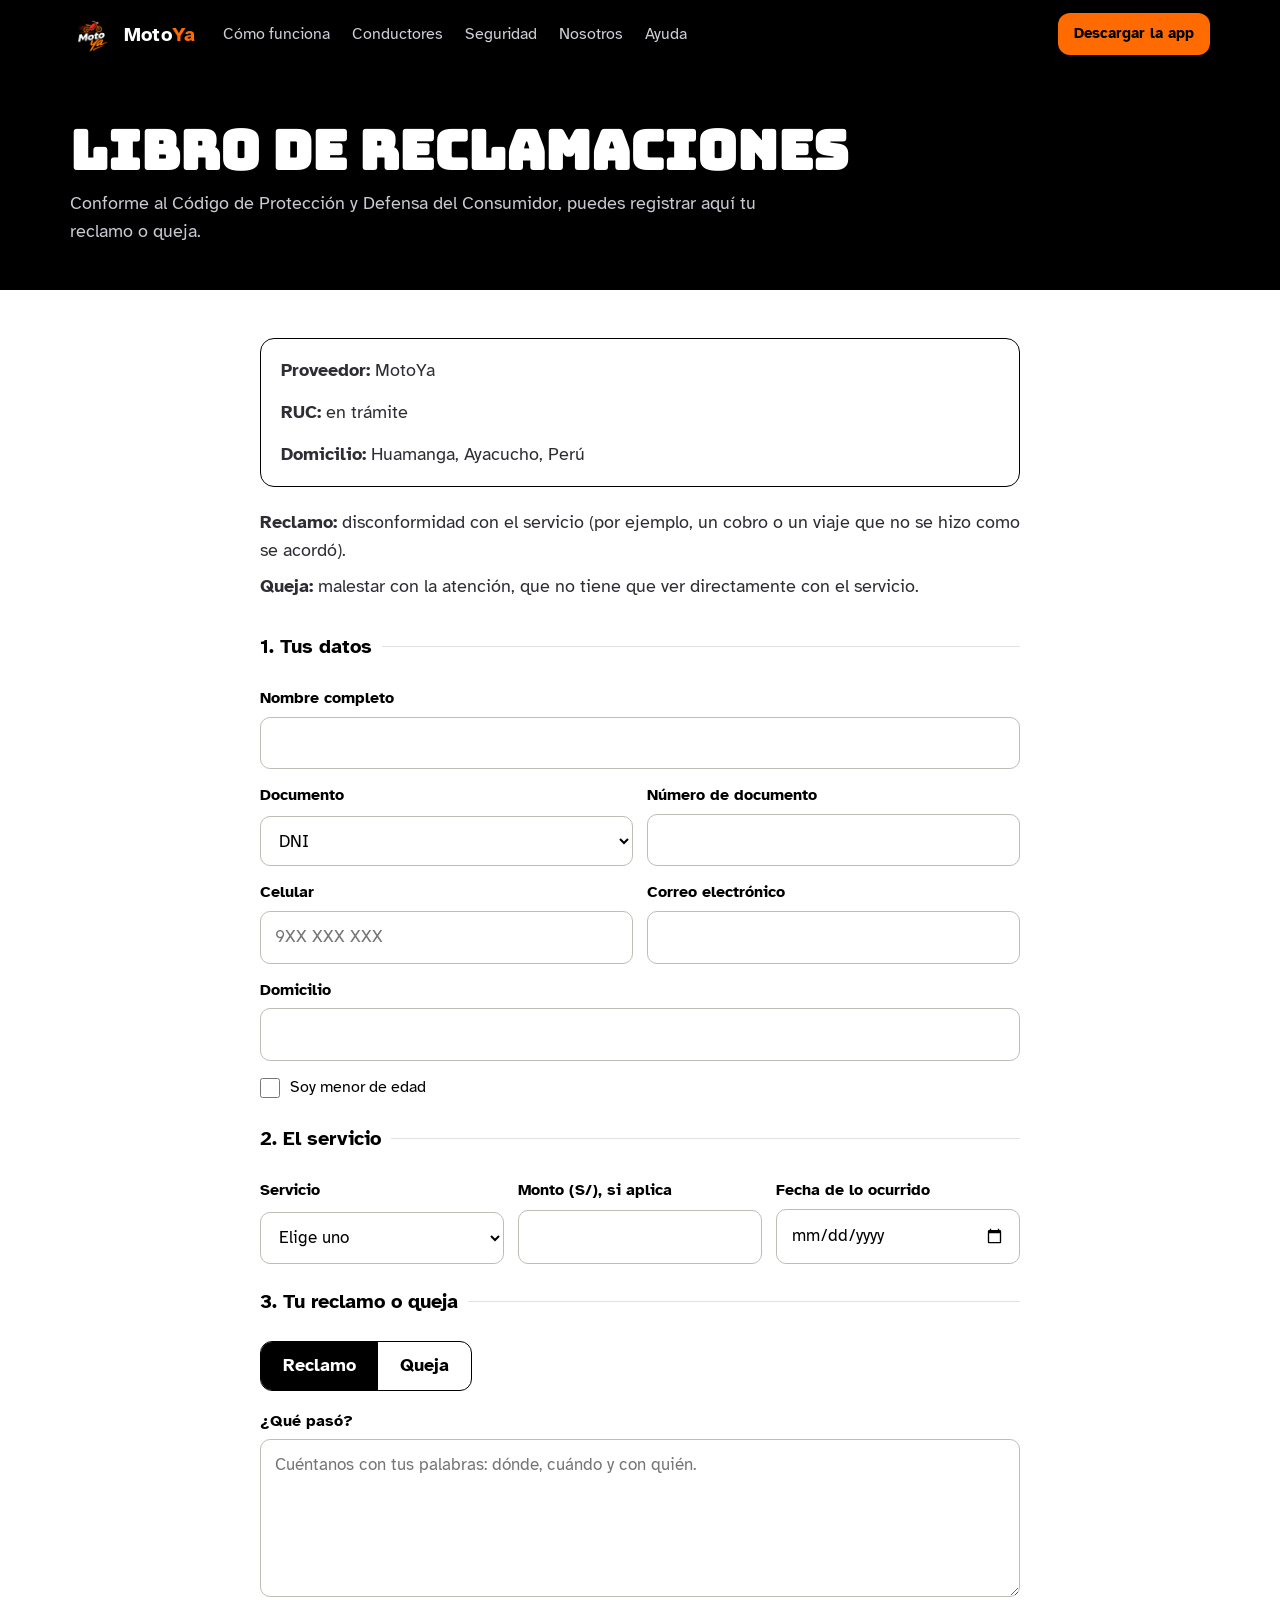
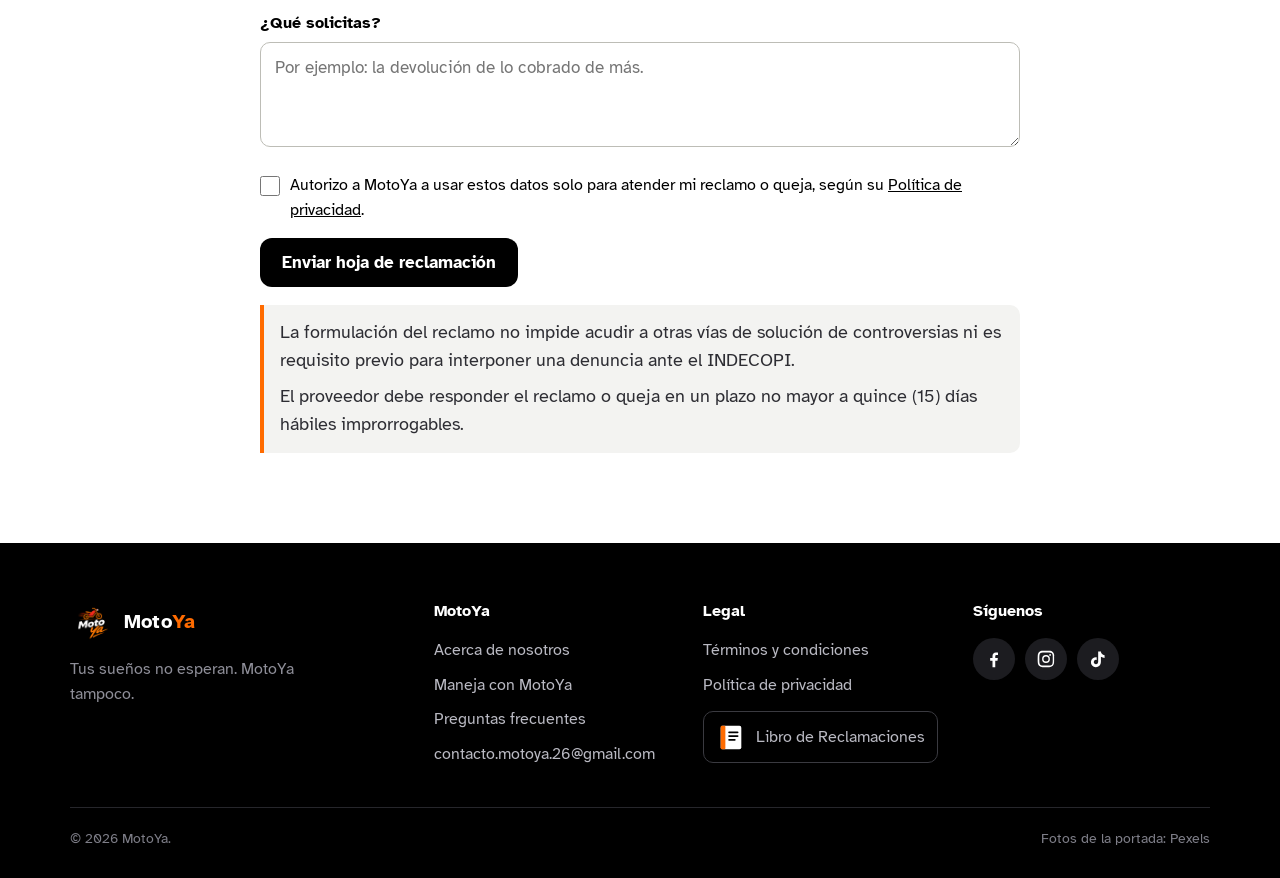
<file: libro-reclamaciones.html>
<!DOCTYPE html>
<html lang="es-PE">
<head>
  <meta charset="UTF-8">
  <meta name="viewport" content="width=device-width, initial-scale=1">
  <title>Libro de Reclamaciones — MotoYa</title>
  <meta name="description" content="Registra tu reclamo o queja sobre el servicio de MotoYa.">
  <meta name="theme-color" content="#000000">
  <meta property="og:title" content="Libro de Reclamaciones — MotoYa">
  <meta property="og:description" content="Registra tu reclamo o queja sobre el servicio de MotoYa.">
  <meta property="og:image" content="img/logo-512.png">
  <link rel="icon" type="image/png" href="img/favicon.png">
  <link rel="apple-touch-icon" href="img/apple-touch-icon.png">
  <link rel="preconnect" href="https://fonts.googleapis.com"><link rel="preconnect" href="https://fonts.gstatic.com" crossorigin><link href="https://fonts.googleapis.com/css2?family=Atkinson+Hyperlegible:wght@400;700&family=Bungee&display=swap" rel="stylesheet">
  <link rel="stylesheet" href="css/site.css">
  <script src="js/config.js"></script>
  <link rel="stylesheet" href="css/libro.css">
</head>
<body>
  <header class="top">
    <div class="wrap">
      <a class="brand" href="index.html" aria-label="MotoYa, inicio">
        <img src="img/logo-96.png" width="44" height="44" alt="">
        <span>Moto<b>Ya</b></span>
      </a>
      <nav aria-label="Principal">
        <a href="index.html#como">Cómo funciona</a>
        <a href="index.html#conductores">Conductores</a>
        <a href="index.html#seguridad">Seguridad</a>
        <a href="nosotros.html">Nosotros</a>
        <a href="index.html#ayuda">Ayuda</a>
      </nav>
      <a class="btn js-apk" href="https://github.com/motoyaapp/motoyaapp.github.io/releases/latest/download/MotoYa.apk">Descargar la app</a>
    </div>
  </header>
  <main>
    <section class="page-head"><div class="wrap"><h1>Libro de Reclamaciones</h1><p>Conforme al Código de Protección y Defensa del Consumidor, puedes registrar aquí tu reclamo o queja.</p></div></section>
    <section class="prose libro-page"><div class="wrap">
      <div class="provider">
        <p><b>Proveedor:</b> <span class="js-razon">MotoYa</span></p>
        <p><b>RUC:</b> <span class="js-ruc">en trámite</span></p>
        <p><b>Domicilio:</b> <span class="js-dir">Perú</span></p>
      </div>

      <div class="kinds">
        <p><b>Reclamo:</b> disconformidad con el servicio (por ejemplo, un cobro o un viaje que no se hizo como se acordó).</p>
        <p><b>Queja:</b> malestar con la atención, que no tiene que ver directamente con el servicio.</p>
      </div>

      <form id="libro" novalidate>
        <fieldset>
          <legend>1. Tus datos</legend>
          <div class="row">
            <label class="f wide">Nombre completo<input name="fullName" required minlength="3" maxlength="120" autocomplete="name"></label>
          </div>
          <div class="row">
            <label class="f">Documento
              <select name="docType"><option value="DNI">DNI</option><option value="CE">Carné de extranjería</option><option value="PASAPORTE">Pasaporte</option></select>
            </label>
            <label class="f">Número de documento<input name="docNumber" required minlength="6" maxlength="20" inputmode="numeric"></label>
          </div>
          <div class="row">
            <label class="f">Celular<input name="phone" type="tel" required maxlength="20" autocomplete="tel" placeholder="9XX XXX XXX"></label>
            <label class="f">Correo electrónico<input name="email" type="email" required maxlength="120" autocomplete="email"></label>
          </div>
          <div class="row">
            <label class="f wide">Domicilio<input name="address" required minlength="5" maxlength="200" autocomplete="street-address"></label>
          </div>
          <label class="check"><input type="checkbox" name="isMinor" value="true"><span>Soy menor de edad</span></label>
          <div class="row guardian" hidden>
            <label class="f wide">Nombre de tu padre, madre o apoderado<input name="guardianName" maxlength="120"></label>
          </div>
        </fieldset>

        <fieldset>
          <legend>2. El servicio</legend>
          <div class="row">
            <label class="f">Servicio
              <select name="service" required>
                <option value="">Elige uno</option>
                <option>Viaje en mototaxi</option>
                <option>Viaje en moto lineal</option>
                <option>Comisión de conductor</option>
                <option>Uso de la aplicación</option>
                <option>Otro</option>
              </select>
            </label>
            <label class="f">Monto (S/), si aplica<input name="amount" type="number" min="0" step="0.10" inputmode="decimal"></label>
            <label class="f">Fecha de lo ocurrido<input name="incidentDate" type="date"></label>
          </div>
        </fieldset>

        <fieldset>
          <legend>3. Tu reclamo o queja</legend>
          <div class="seg" role="radiogroup" aria-label="Tipo">
            <label><input type="radio" name="kind" value="RECLAMO" checked> Reclamo</label>
            <label><input type="radio" name="kind" value="QUEJA"> Queja</label>
          </div>
          <label class="f wide">¿Qué pasó?<textarea name="detail" required minlength="10" maxlength="2000" rows="5" placeholder="Cuéntanos con tus palabras: dónde, cuándo y con quién."></textarea></label>
          <label class="f wide">¿Qué solicitas?<textarea name="request" required minlength="3" maxlength="1000" rows="3" placeholder="Por ejemplo: la devolución de lo cobrado de más."></textarea></label>
        </fieldset>

        <label class="check"><input type="checkbox" name="accept" value="true" required><span>Autorizo a MotoYa a usar estos datos solo para atender mi reclamo o queja, según su <a href="privacidad.html" target="_blank">Política de privacidad</a>.</span></label>

        <p class="form-error" role="alert" hidden></p>
        <button class="btn dark" type="submit">Enviar hoja de reclamación</button>
      </form>

      <div id="hecho" class="done" hidden tabindex="-1">
        <h2>Registramos tu hoja</h2>
        <p class="code"></p>
        <dl></dl>
        <p>Guarda este número. Te responderemos por correo o por teléfono a más tardar el <b class="due"></b>.</p>
        <button class="btn" type="button" onclick="window.print()">Imprimir o guardar en PDF</button>
      </div>

      <div class="note">
        <p>La formulación del reclamo no impide acudir a otras vías de solución de controversias ni es requisito previo para interponer una denuncia ante el INDECOPI.</p>
        <p>El proveedor debe responder el reclamo o queja en un plazo no mayor a quince (15) días hábiles improrrogables.</p>
      </div>
    </div></section>
  </main>
  <footer class="foot">
    <div class="wrap">
      <div class="foot-grid">
        <div>
          <a class="brand" href="index.html"><img src="img/logo-96.png" width="44" height="44" alt=""><span>Moto<b>Ya</b></span></a>
          <p class="tag">Tus sueños no esperan. MotoYa tampoco.</p>
        </div>
        <div>
          <h3>MotoYa</h3>
          <ul>
            <li><a href="nosotros.html">Acerca de nosotros</a></li>
            <li><a href="index.html#conductores">Maneja con MotoYa</a></li>
            <li><a href="index.html#ayuda">Preguntas frecuentes</a></li>
            <li><a class="js-whatsapp" href="#">WhatsApp</a></li>
            <li><a class="js-email" href="#">Correo</a></li>
          </ul>
        </div>
        <div>
          <h3>Legal</h3>
          <ul>
            <li><a href="terminos.html">Términos y condiciones</a></li>
            <li><a href="privacidad.html">Política de privacidad</a></li>
            <li><a class="libro" href="libro-reclamaciones.html"><svg viewBox="0 0 32 32" aria-hidden="true"><rect x="5" y="4" width="22" height="25" rx="2" fill="#fff"/><rect x="5" y="4" width="5" height="25" rx="1" fill="#FF6B00"/><path d="M14 11h9M14 15h9M14 19h6" stroke="#000" stroke-width="2" stroke-linecap="round"/></svg><span>Libro de Reclamaciones</span></a></li>
          </ul>
        </div>
        <div>
          <h3>Síguenos</h3>
          <div class="social js-social"></div>
        </div>
      </div>
      <div class="foot-bottom">
        <span>© <span class="js-year">2026</span> MotoYa. <span class="js-empresa"></span></span>
        <span>Fotos de la portada: Pexels</span>
      </div>
    </div>
  </footer>
  <script src="js/site.js"></script>
  <script>
    (function () {
      var cfg = window.MOTOYA || {}, e = cfg.EMPRESA || {};
      if (e.razonSocial) document.querySelector(".js-razon").textContent = e.razonSocial;
      if (e.ruc) document.querySelector(".js-ruc").textContent = e.ruc;
      if (e.direccion) document.querySelector(".js-dir").textContent = e.direccion;

      var form = document.getElementById("libro");
      var err = form.querySelector(".form-error");
      var btn = form.querySelector("button[type=submit]");
      var minor = form.elements.isMinor, guardian = form.querySelector(".guardian");
      minor.addEventListener("change", function () { guardian.hidden = !minor.checked; form.elements.guardianName.required = minor.checked; });

      function fail(msg, field) {
        err.textContent = msg; err.hidden = false;
        if (field) field.focus(); else err.scrollIntoView({ block: "center" });
      }
      var fmt = function (d) { return new Date(d).toLocaleDateString("es-PE", { timeZone: "America/Lima", day: "numeric", month: "long", year: "numeric" }); };

      form.addEventListener("submit", function (ev) {
        ev.preventDefault(); err.hidden = true;
        var bad = [].slice.call(form.elements).find(function (el) { return el.willValidate && !el.checkValidity(); });
        if (bad) {
          var name = bad.closest("label") ? bad.closest("label").firstChild.textContent.trim() : "";
          return fail(bad.name === "accept" ? "Marca la autorización para poder registrar tu hoja." : "Revisa el campo “" + name + "”.", bad);
        }
        var data = {};
        new FormData(form).forEach(function (v, k) { data[k] = typeof v === "string" ? v.trim() : v; });
        data.isMinor = minor.checked ? "true" : "false";
        data.accept = form.elements.accept.checked ? "true" : "false";

        btn.disabled = true; btn.textContent = "Enviando…";
        var slow = setTimeout(function () { btn.textContent = "Enviando… (puede tardar unos segundos)"; }, 4000);
        fetch((cfg.API_URL || "") + "/api/public/complaints", {
          method: "POST", headers: { "Content-Type": "application/json" }, body: JSON.stringify(data),
        }).then(function (r) { return r.json().then(function (j) { return { ok: r.ok, j: j }; }); })
          .then(function (res) {
            if (!res.ok) {
              var m = (res.j.errors && res.j.errors[0] && res.j.errors[0].msg) || res.j.message || "No pudimos registrar tu hoja.";
              var f = res.j.errors && res.j.errors[0] && form.elements[res.j.errors[0].path];
              return fail(m, f && f.focus ? f : null);
            }
            var c = res.j.complaint, done = document.getElementById("hecho");
            done.querySelector(".code").textContent = "Hoja N.° " + c.code;
            done.querySelector(".due").textContent = fmt(c.dueDate);
            var rows = [["Fecha", fmt(c.createdAt)], ["Tipo", c.kind === "QUEJA" ? "Queja" : "Reclamo"], ["Nombre", c.fullName],
              ["Documento", c.docType + " " + c.docNumber], ["Servicio", c.service], ["Detalle", c.detail], ["Pedido", c.request]];
            var dl = done.querySelector("dl"); dl.innerHTML = "";
            rows.forEach(function (r) { var dt = document.createElement("dt"), dd = document.createElement("dd"); dt.textContent = r[0]; dd.textContent = r[1]; dl.appendChild(dt); dl.appendChild(dd); });
            form.hidden = true; done.hidden = false; done.focus();
          })
          .catch(function () { fail("No hay conexión con el servidor. Revisa tu internet e inténtalo otra vez."); })
          .finally(function () { clearTimeout(slow); btn.disabled = false; btn.textContent = "Enviar hoja de reclamación"; });
      });
    })();
  </script>
</body>
</html>
</file>
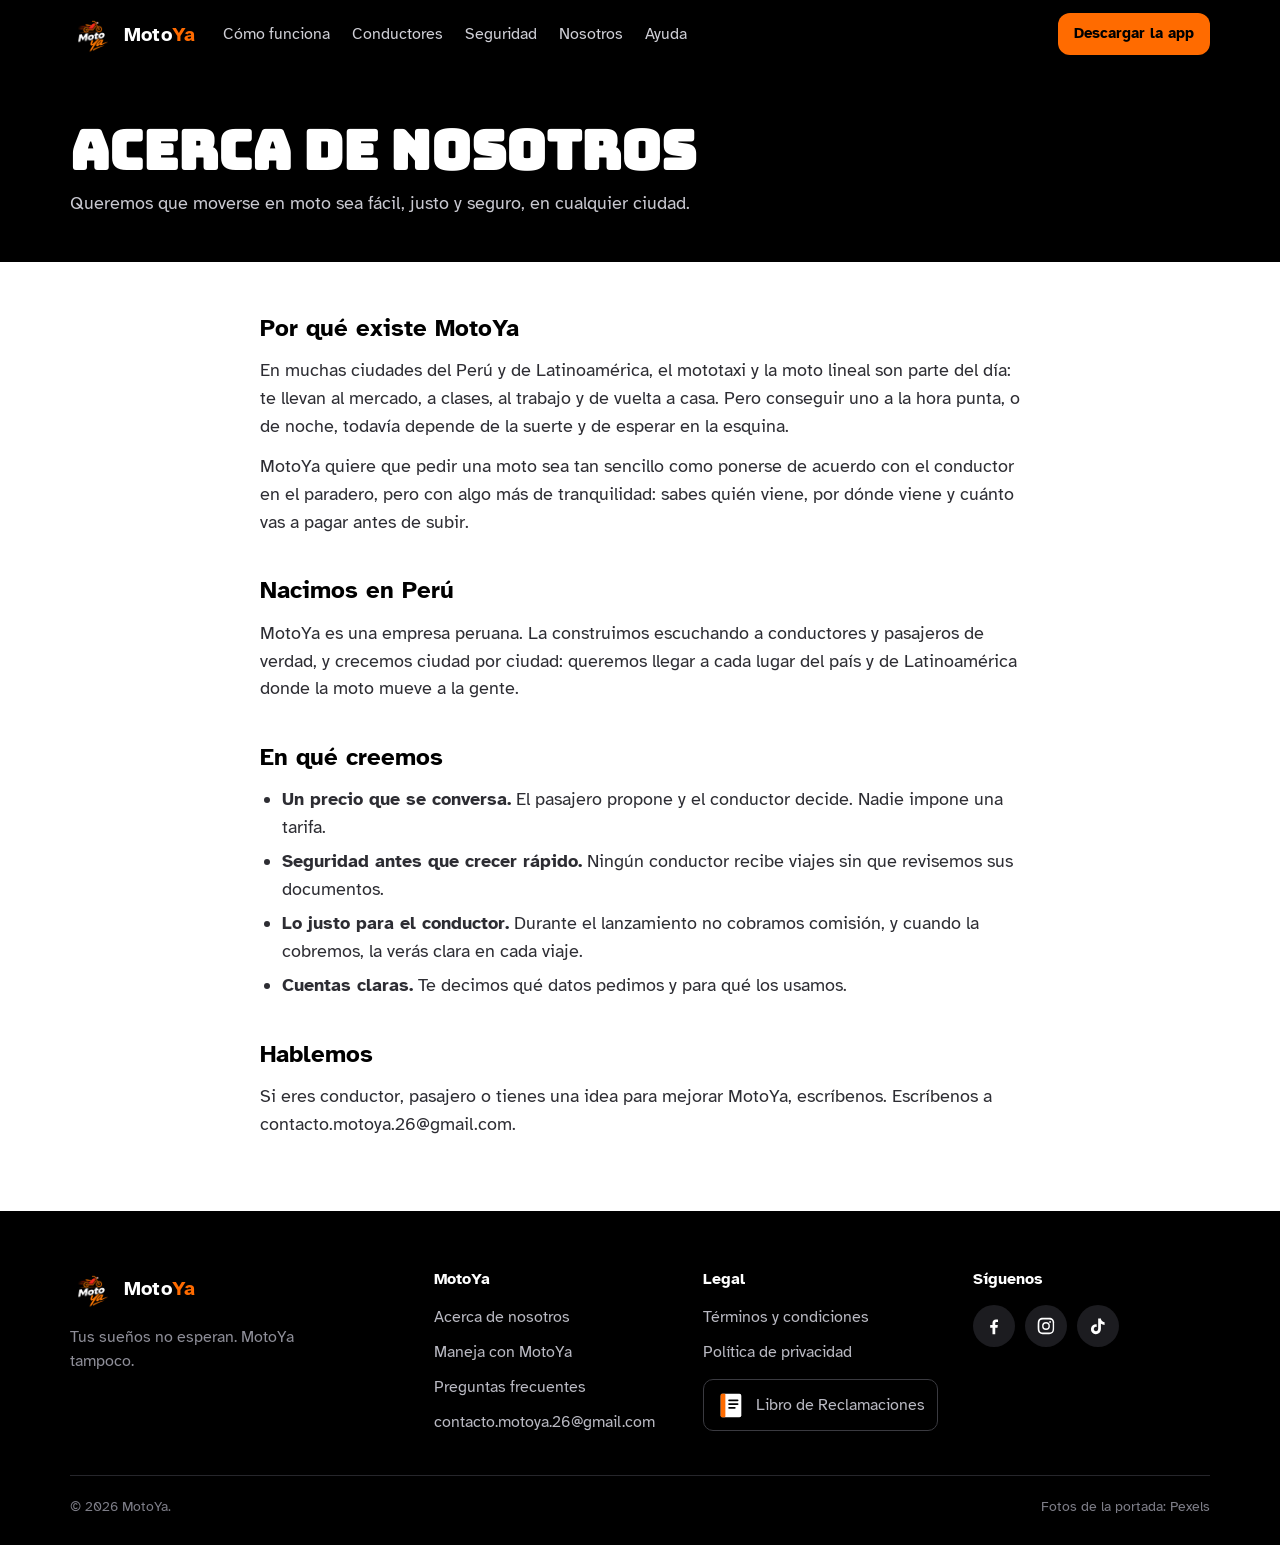
<file: nosotros.html>
<!DOCTYPE html>
<html lang="es-PE">
<head>
  <meta charset="UTF-8">
  <meta name="viewport" content="width=device-width, initial-scale=1">
  <title>Acerca de MotoYa</title>
  <meta name="description" content="MotoYa es una empresa peruana que hace que pedir un mototaxi o una moto lineal sea fácil, justo y seguro.">
  <meta name="theme-color" content="#000000">
  <meta property="og:title" content="Acerca de MotoYa">
  <meta property="og:description" content="MotoYa es una empresa peruana que hace que pedir un mototaxi o una moto lineal sea fácil, justo y seguro.">
  <meta property="og:image" content="img/logo-512.png">
  <link rel="icon" type="image/png" href="img/favicon.png">
  <link rel="apple-touch-icon" href="img/apple-touch-icon.png">
  <link rel="preconnect" href="https://fonts.googleapis.com"><link rel="preconnect" href="https://fonts.gstatic.com" crossorigin><link href="https://fonts.googleapis.com/css2?family=Atkinson+Hyperlegible:wght@400;700&family=Bungee&display=swap" rel="stylesheet">
  <link rel="stylesheet" href="css/site.css">
  <script src="js/config.js"></script>
</head>
<body>
  <header class="top">
    <div class="wrap">
      <a class="brand" href="index.html" aria-label="MotoYa, inicio">
        <img src="img/logo-96.png" width="44" height="44" alt="">
        <span>Moto<b>Ya</b></span>
      </a>
      <nav aria-label="Principal">
        <a href="index.html#como">Cómo funciona</a>
        <a href="index.html#conductores">Conductores</a>
        <a href="index.html#seguridad">Seguridad</a>
        <a href="nosotros.html" aria-current="page">Nosotros</a>
        <a href="index.html#ayuda">Ayuda</a>
      </nav>
      <a class="btn js-apk" href="https://github.com/motoyaapp/motoyaapp.github.io/releases/latest/download/MotoYa.apk">Descargar la app</a>
    </div>
  </header>
  <main>
    <section class="page-head"><div class="wrap"><h1>Acerca de nosotros</h1><p>Queremos que moverse en moto sea fácil, justo y seguro, en cualquier ciudad.</p></div></section>
    <section class="prose"><div class="wrap">
      <h2>Por qué existe MotoYa</h2>
      <p>En muchas ciudades del Perú y de Latinoamérica, el mototaxi y la moto lineal son parte del día: te llevan al mercado, a clases, al trabajo y de vuelta a casa. Pero conseguir uno a la hora punta, o de noche, todavía depende de la suerte y de esperar en la esquina.</p>
      <p>MotoYa quiere que pedir una moto sea tan sencillo como ponerse de acuerdo con el conductor en el paradero, pero con algo más de tranquilidad: sabes quién viene, por dónde viene y cuánto vas a pagar antes de subir.</p>

      <h2>Nacimos en Perú</h2>
      <p>MotoYa es una empresa peruana. La construimos escuchando a conductores y pasajeros de verdad, y crecemos ciudad por ciudad: queremos llegar a cada lugar del país y de Latinoamérica donde la moto mueve a la gente.</p>

      <h2>En qué creemos</h2>
      <ul>
        <li><b>Un precio que se conversa.</b> El pasajero propone y el conductor decide. Nadie impone una tarifa.</li>
        <li><b>Seguridad antes que crecer rápido.</b> Ningún conductor recibe viajes sin que revisemos sus documentos.</li>
        <li><b>Lo justo para el conductor.</b> Durante el lanzamiento no cobramos comisión, y cuando la cobremos, la verás clara en cada viaje.</li>
        <li><b>Cuentas claras.</b> Te decimos qué datos pedimos y para qué los usamos.</li>
      </ul>

      <h2>Hablemos</h2>
      <p>Si eres conductor, pasajero o tienes una idea para mejorar MotoYa, escríbenos. <span class="js-contacto">Muy pronto publicaremos aquí nuestros canales oficiales.</span></p>
    </div></section>
  </main>
  <footer class="foot">
    <div class="wrap">
      <div class="foot-grid">
        <div>
          <a class="brand" href="index.html"><img src="img/logo-96.png" width="44" height="44" alt=""><span>Moto<b>Ya</b></span></a>
          <p class="tag">Tus sueños no esperan. MotoYa tampoco.</p>
        </div>
        <div>
          <h3>MotoYa</h3>
          <ul>
            <li><a href="nosotros.html">Acerca de nosotros</a></li>
            <li><a href="index.html#conductores">Maneja con MotoYa</a></li>
            <li><a href="index.html#ayuda">Preguntas frecuentes</a></li>
            <li><a class="js-whatsapp" href="#">WhatsApp</a></li>
            <li><a class="js-email" href="#">Correo</a></li>
          </ul>
        </div>
        <div>
          <h3>Legal</h3>
          <ul>
            <li><a href="terminos.html">Términos y condiciones</a></li>
            <li><a href="privacidad.html">Política de privacidad</a></li>
            <li><a class="libro" href="libro-reclamaciones.html"><svg viewBox="0 0 32 32" aria-hidden="true"><rect x="5" y="4" width="22" height="25" rx="2" fill="#fff"/><rect x="5" y="4" width="5" height="25" rx="1" fill="#FF6B00"/><path d="M14 11h9M14 15h9M14 19h6" stroke="#000" stroke-width="2" stroke-linecap="round"/></svg><span>Libro de Reclamaciones</span></a></li>
          </ul>
        </div>
        <div>
          <h3>Síguenos</h3>
          <div class="social js-social"></div>
        </div>
      </div>
      <div class="foot-bottom">
        <span>© <span class="js-year">2026</span> MotoYa. <span class="js-empresa"></span></span>
        <span>Fotos de la portada: Pexels</span>
      </div>
    </div>
  </footer>
  <script src="js/site.js"></script>
  <script>
    (function () {
      var cfg = window.MOTOYA || {}, e = cfg.EMPRESA || {}, parts = [];
      if (cfg.WHATSAPP) parts.push("WhatsApp +" + cfg.WHATSAPP.replace(/\D/g, ""));
      if (cfg.EMAIL) parts.push(cfg.EMAIL);
      document.querySelectorAll(".js-contacto").forEach(function (el) { if (parts.length) el.textContent = "Escríbenos a " + parts.join(" o ") + "."; });
      document.querySelectorAll(".js-contacto-inline").forEach(function (el) { el.textContent = parts.length ? "(" + parts.join(" o ") + ")" : ""; });
      document.querySelectorAll(".js-dir-inline").forEach(function (el) { if (e.direccion) el.textContent = e.direccion; });
      document.querySelectorAll(".js-empresa-inline").forEach(function (el) {
        var t = [e.razonSocial, e.ruc ? "RUC " + e.ruc : ""].filter(Boolean).join(", ");
        el.textContent = t ? " (" + t + ")" : "";
      });
    })();
  </script>
</body>
</html>
</file>
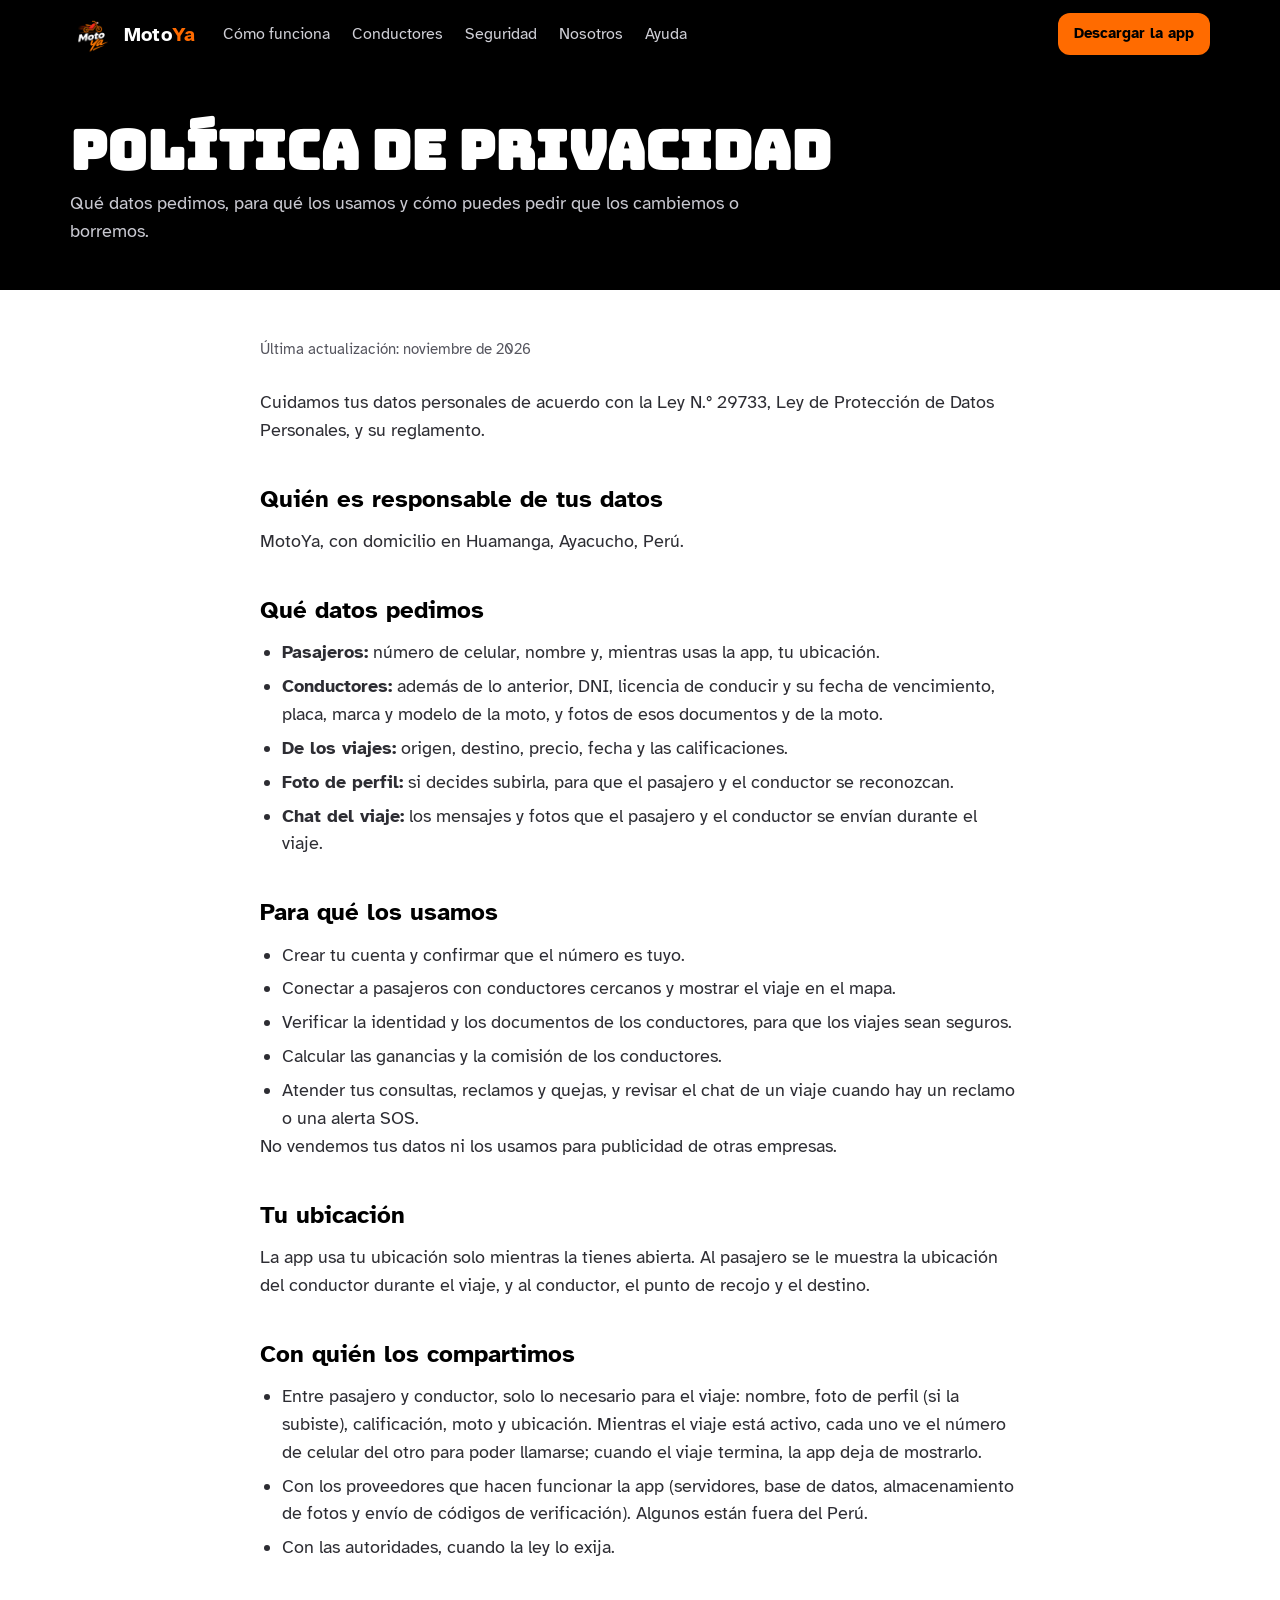
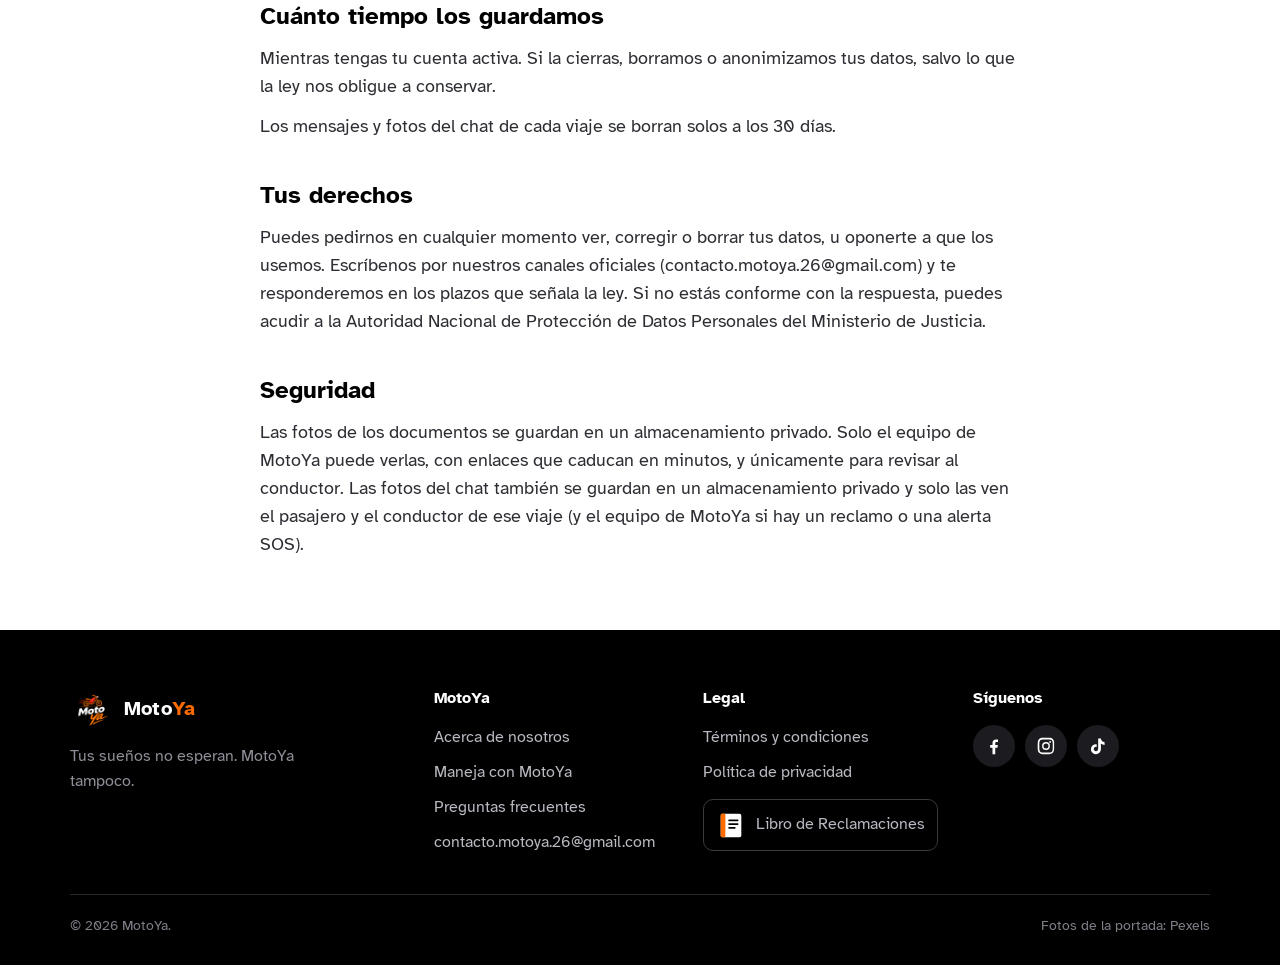
<file: privacidad.html>
<!DOCTYPE html>
<html lang="es-PE">
<head>
  <meta charset="UTF-8">
  <meta name="viewport" content="width=device-width, initial-scale=1">
  <title>Política de privacidad — MotoYa</title>
  <meta name="description" content="Qué datos pide MotoYa, para qué los usa y cómo ejercer tus derechos.">
  <meta name="theme-color" content="#000000">
  <meta property="og:title" content="Política de privacidad — MotoYa">
  <meta property="og:description" content="Qué datos pide MotoYa, para qué los usa y cómo ejercer tus derechos.">
  <meta property="og:image" content="img/logo-512.png">
  <link rel="icon" type="image/png" href="img/favicon.png">
  <link rel="apple-touch-icon" href="img/apple-touch-icon.png">
  <link rel="preconnect" href="https://fonts.googleapis.com"><link rel="preconnect" href="https://fonts.gstatic.com" crossorigin><link href="https://fonts.googleapis.com/css2?family=Atkinson+Hyperlegible:wght@400;700&family=Bungee&display=swap" rel="stylesheet">
  <link rel="stylesheet" href="css/site.css">
  <script src="js/config.js"></script>
</head>
<body>
  <header class="top">
    <div class="wrap">
      <a class="brand" href="index.html" aria-label="MotoYa, inicio">
        <img src="img/logo-96.png" width="44" height="44" alt="">
        <span>Moto<b>Ya</b></span>
      </a>
      <nav aria-label="Principal">
        <a href="index.html#como">Cómo funciona</a>
        <a href="index.html#conductores">Conductores</a>
        <a href="index.html#seguridad">Seguridad</a>
        <a href="nosotros.html">Nosotros</a>
        <a href="index.html#ayuda">Ayuda</a>
      </nav>
      <a class="btn js-apk" href="https://github.com/motoyaapp/motoyaapp.github.io/releases/latest/download/MotoYa.apk">Descargar la app</a>
    </div>
  </header>
  <main>
    <section class="page-head"><div class="wrap"><h1>Política de privacidad</h1><p>Qué datos pedimos, para qué los usamos y cómo puedes pedir que los cambiemos o borremos.</p></div></section>
    <section class="prose"><div class="wrap">
      <p class="updated">Última actualización: noviembre de 2026</p>
      <p>Cuidamos tus datos personales de acuerdo con la Ley N.° 29733, Ley de Protección de Datos Personales, y su reglamento.</p>

      <h2>Quién es responsable de tus datos</h2>
      <p>MotoYa<span class="js-empresa-inline"></span>, con domicilio en <span class="js-dir-inline">Perú</span>.</p>

      <h2>Qué datos pedimos</h2>
      <ul>
        <li><b>Pasajeros:</b> número de celular, nombre y, mientras usas la app, tu ubicación.</li>
        <li><b>Conductores:</b> además de lo anterior, DNI, licencia de conducir y su fecha de vencimiento, placa, marca y modelo de la moto, y fotos de esos documentos y de la moto.</li>
        <li><b>De los viajes:</b> origen, destino, precio, fecha y las calificaciones.</li>
        <li><b>Foto de perfil:</b> si decides subirla, para que el pasajero y el conductor se reconozcan.</li>
        <li><b>Chat del viaje:</b> los mensajes y fotos que el pasajero y el conductor se envían durante el viaje.</li>
      </ul>

      <h2>Para qué los usamos</h2>
      <ul>
        <li>Crear tu cuenta y confirmar que el número es tuyo.</li>
        <li>Conectar a pasajeros con conductores cercanos y mostrar el viaje en el mapa.</li>
        <li>Verificar la identidad y los documentos de los conductores, para que los viajes sean seguros.</li>
        <li>Calcular las ganancias y la comisión de los conductores.</li>
        <li>Atender tus consultas, reclamos y quejas, y revisar el chat de un viaje cuando hay un reclamo o una alerta SOS.</li>
      </ul>
      <p>No vendemos tus datos ni los usamos para publicidad de otras empresas.</p>

      <h2>Tu ubicación</h2>
      <p>La app usa tu ubicación solo mientras la tienes abierta. Al pasajero se le muestra la ubicación del conductor durante el viaje, y al conductor, el punto de recojo y el destino.</p>

      <h2>Con quién los compartimos</h2>
      <ul>
        <li>Entre pasajero y conductor, solo lo necesario para el viaje: nombre, foto de perfil (si la subiste), calificación, moto y ubicación. Mientras el viaje está activo, cada uno ve el número de celular del otro para poder llamarse; cuando el viaje termina, la app deja de mostrarlo.</li>
        <li>Con los proveedores que hacen funcionar la app (servidores, base de datos, almacenamiento de fotos y envío de códigos de verificación). Algunos están fuera del Perú.</li>
        <li>Con las autoridades, cuando la ley lo exija.</li>
      </ul>

      <h2>Cuánto tiempo los guardamos</h2>
      <p>Mientras tengas tu cuenta activa. Si la cierras, borramos o anonimizamos tus datos, salvo lo que la ley nos obligue a conservar.</p>
      <p>Los mensajes y fotos del chat de cada viaje se borran solos a los 30 días.</p>

      <h2>Tus derechos</h2>
      <p>Puedes pedirnos en cualquier momento ver, corregir o borrar tus datos, u oponerte a que los usemos. Escríbenos por nuestros canales oficiales <span class="js-contacto-inline"></span> y te responderemos en los plazos que señala la ley. Si no estás conforme con la respuesta, puedes acudir a la Autoridad Nacional de Protección de Datos Personales del Ministerio de Justicia.</p>

      <h2>Seguridad</h2>
      <p>Las fotos de los documentos se guardan en un almacenamiento privado. Solo el equipo de MotoYa puede verlas, con enlaces que caducan en minutos, y únicamente para revisar al conductor. Las fotos del chat también se guardan en un almacenamiento privado y solo las ven el pasajero y el conductor de ese viaje (y el equipo de MotoYa si hay un reclamo o una alerta SOS).</p>
    </div></section>
  </main>
  <footer class="foot">
    <div class="wrap">
      <div class="foot-grid">
        <div>
          <a class="brand" href="index.html"><img src="img/logo-96.png" width="44" height="44" alt=""><span>Moto<b>Ya</b></span></a>
          <p class="tag">Tus sueños no esperan. MotoYa tampoco.</p>
        </div>
        <div>
          <h3>MotoYa</h3>
          <ul>
            <li><a href="nosotros.html">Acerca de nosotros</a></li>
            <li><a href="index.html#conductores">Maneja con MotoYa</a></li>
            <li><a href="index.html#ayuda">Preguntas frecuentes</a></li>
            <li><a class="js-whatsapp" href="#">WhatsApp</a></li>
            <li><a class="js-email" href="#">Correo</a></li>
          </ul>
        </div>
        <div>
          <h3>Legal</h3>
          <ul>
            <li><a href="terminos.html">Términos y condiciones</a></li>
            <li><a href="privacidad.html">Política de privacidad</a></li>
            <li><a class="libro" href="libro-reclamaciones.html"><svg viewBox="0 0 32 32" aria-hidden="true"><rect x="5" y="4" width="22" height="25" rx="2" fill="#fff"/><rect x="5" y="4" width="5" height="25" rx="1" fill="#FF6B00"/><path d="M14 11h9M14 15h9M14 19h6" stroke="#000" stroke-width="2" stroke-linecap="round"/></svg><span>Libro de Reclamaciones</span></a></li>
          </ul>
        </div>
        <div>
          <h3>Síguenos</h3>
          <div class="social js-social"></div>
        </div>
      </div>
      <div class="foot-bottom">
        <span>© <span class="js-year">2026</span> MotoYa. <span class="js-empresa"></span></span>
        <span>Fotos de la portada: Pexels</span>
      </div>
    </div>
  </footer>
  <script src="js/site.js"></script>
  <script>
    (function () {
      var cfg = window.MOTOYA || {}, e = cfg.EMPRESA || {}, parts = [];
      if (cfg.WHATSAPP) parts.push("WhatsApp +" + cfg.WHATSAPP.replace(/\D/g, ""));
      if (cfg.EMAIL) parts.push(cfg.EMAIL);
      document.querySelectorAll(".js-contacto").forEach(function (el) { if (parts.length) el.textContent = "Escríbenos a " + parts.join(" o ") + "."; });
      document.querySelectorAll(".js-contacto-inline").forEach(function (el) { el.textContent = parts.length ? "(" + parts.join(" o ") + ")" : ""; });
      document.querySelectorAll(".js-dir-inline").forEach(function (el) { if (e.direccion) el.textContent = e.direccion; });
      document.querySelectorAll(".js-empresa-inline").forEach(function (el) {
        var t = [e.razonSocial, e.ruc ? "RUC " + e.ruc : ""].filter(Boolean).join(", ");
        el.textContent = t ? " (" + t + ")" : "";
      });
    })();
  </script>
</body>
</html>
</file>
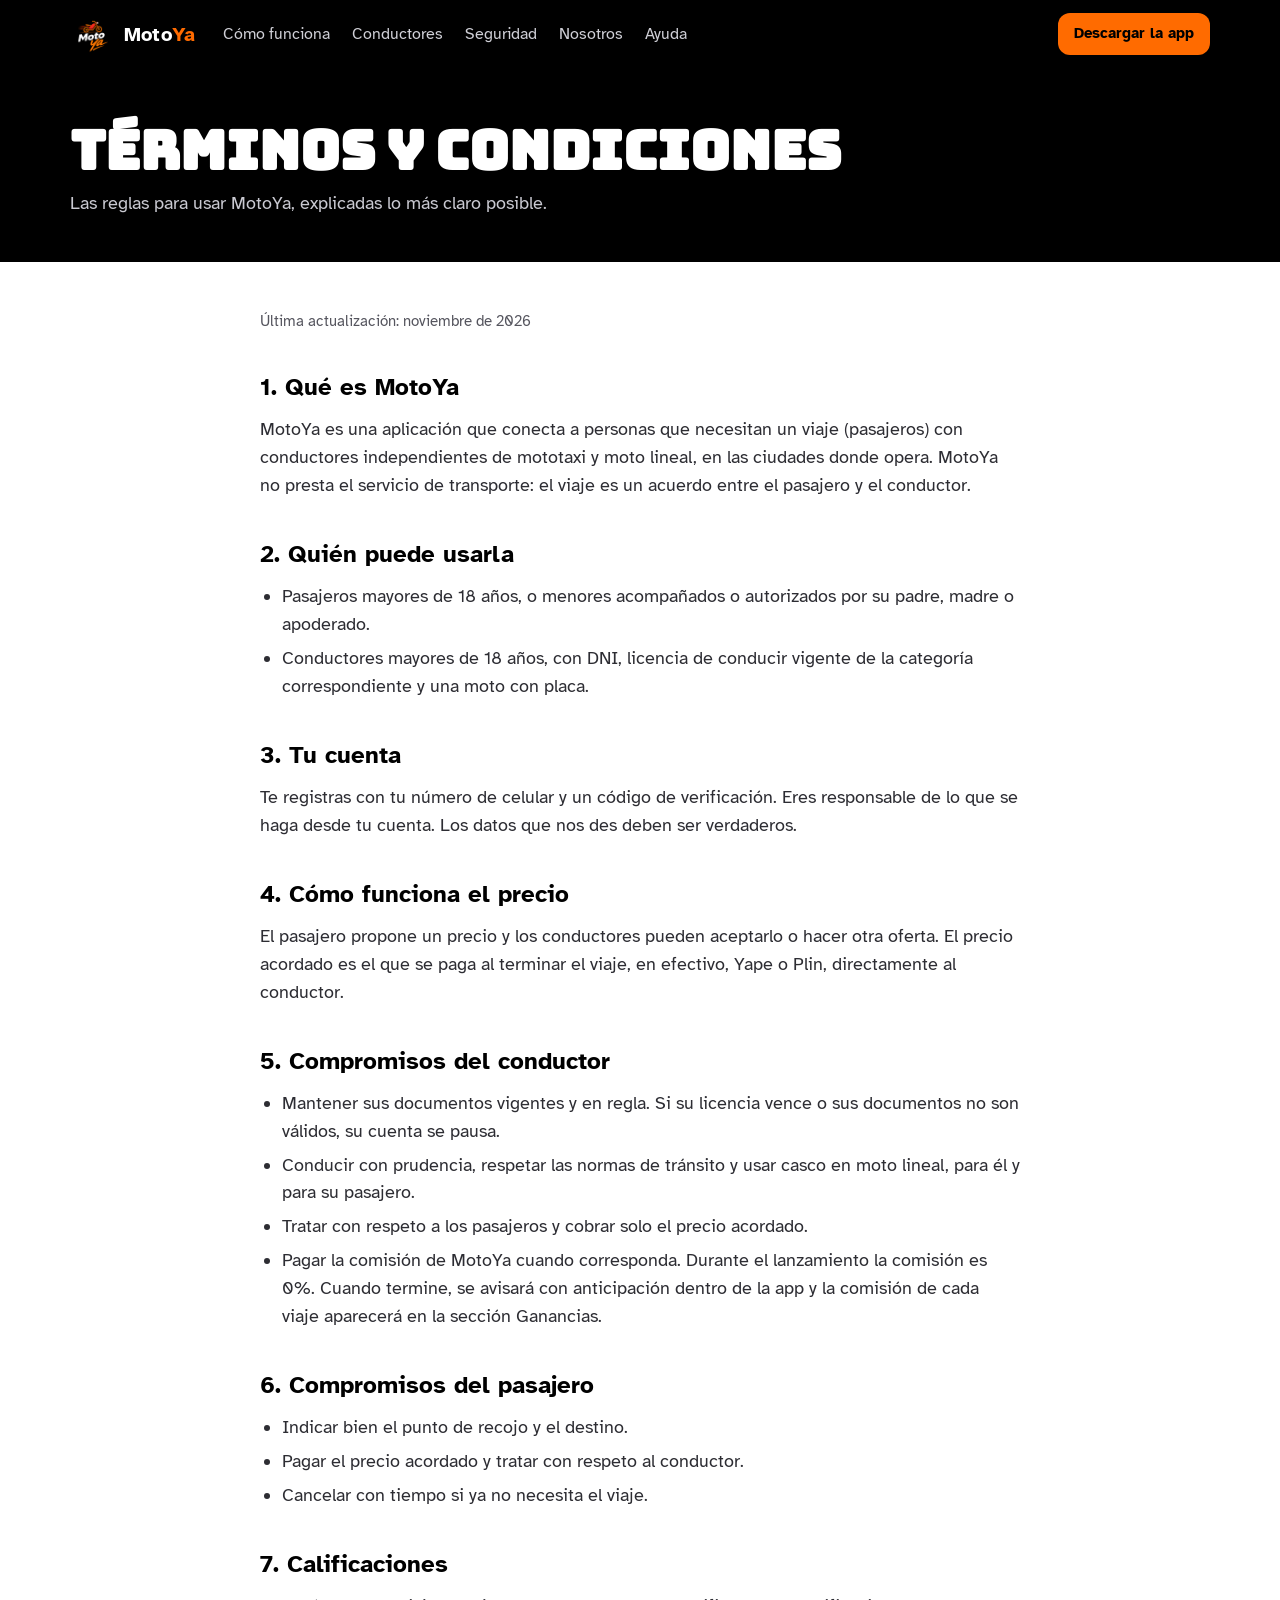
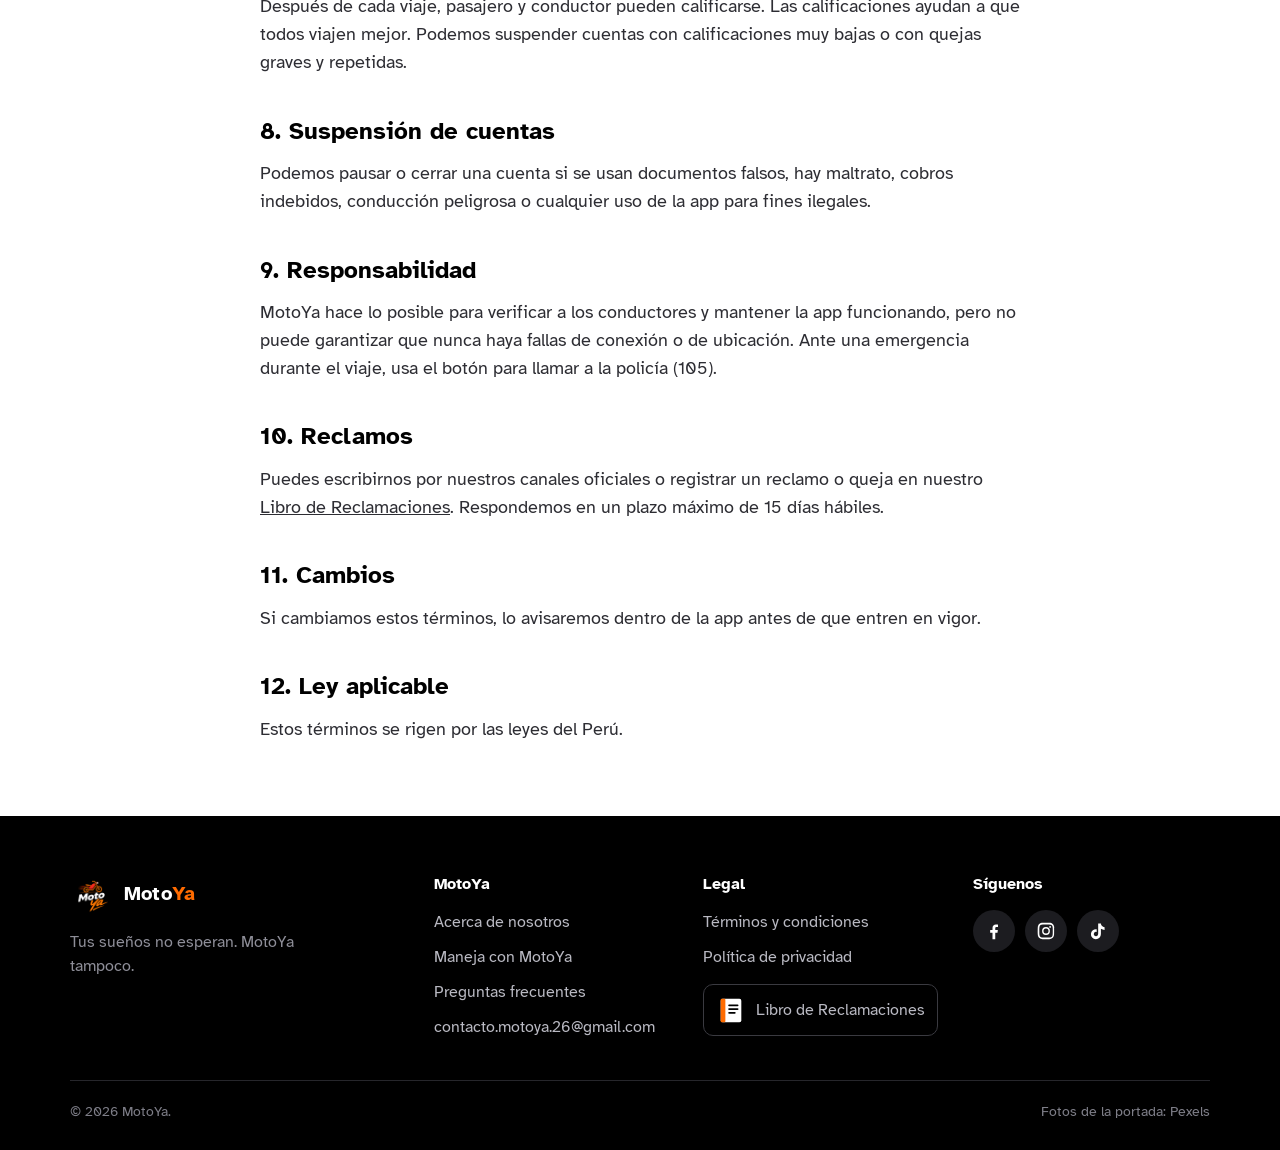
<file: terminos.html>
<!DOCTYPE html>
<html lang="es-PE">
<head>
  <meta charset="UTF-8">
  <meta name="viewport" content="width=device-width, initial-scale=1">
  <title>Términos y condiciones — MotoYa</title>
  <meta name="description" content="Las reglas para usar la app MotoYa como pasajero o conductor.">
  <meta name="theme-color" content="#000000">
  <meta property="og:title" content="Términos y condiciones — MotoYa">
  <meta property="og:description" content="Las reglas para usar la app MotoYa como pasajero o conductor.">
  <meta property="og:image" content="img/logo-512.png">
  <link rel="icon" type="image/png" href="img/favicon.png">
  <link rel="apple-touch-icon" href="img/apple-touch-icon.png">
  <link rel="preconnect" href="https://fonts.googleapis.com"><link rel="preconnect" href="https://fonts.gstatic.com" crossorigin><link href="https://fonts.googleapis.com/css2?family=Atkinson+Hyperlegible:wght@400;700&family=Bungee&display=swap" rel="stylesheet">
  <link rel="stylesheet" href="css/site.css">
  <script src="js/config.js"></script>
</head>
<body>
  <header class="top">
    <div class="wrap">
      <a class="brand" href="index.html" aria-label="MotoYa, inicio">
        <img src="img/logo-96.png" width="44" height="44" alt="">
        <span>Moto<b>Ya</b></span>
      </a>
      <nav aria-label="Principal">
        <a href="index.html#como">Cómo funciona</a>
        <a href="index.html#conductores">Conductores</a>
        <a href="index.html#seguridad">Seguridad</a>
        <a href="nosotros.html">Nosotros</a>
        <a href="index.html#ayuda">Ayuda</a>
      </nav>
      <a class="btn js-apk" href="https://github.com/motoyaapp/motoyaapp.github.io/releases/latest/download/MotoYa.apk">Descargar la app</a>
    </div>
  </header>
  <main>
    <section class="page-head"><div class="wrap"><h1>Términos y condiciones</h1><p>Las reglas para usar MotoYa, explicadas lo más claro posible.</p></div></section>
    <section class="prose"><div class="wrap">
      <p class="updated">Última actualización: noviembre de 2026</p>
      <h2>1. Qué es MotoYa</h2>
      <p>MotoYa es una aplicación que conecta a personas que necesitan un viaje (pasajeros) con conductores independientes de mototaxi y moto lineal, en las ciudades donde opera. MotoYa no presta el servicio de transporte: el viaje es un acuerdo entre el pasajero y el conductor.</p>

      <h2>2. Quién puede usarla</h2>
      <ul>
        <li>Pasajeros mayores de 18 años, o menores acompañados o autorizados por su padre, madre o apoderado.</li>
        <li>Conductores mayores de 18 años, con DNI, licencia de conducir vigente de la categoría correspondiente y una moto con placa.</li>
      </ul>

      <h2>3. Tu cuenta</h2>
      <p>Te registras con tu número de celular y un código de verificación. Eres responsable de lo que se haga desde tu cuenta. Los datos que nos des deben ser verdaderos.</p>

      <h2>4. Cómo funciona el precio</h2>
      <p>El pasajero propone un precio y los conductores pueden aceptarlo o hacer otra oferta. El precio acordado es el que se paga al terminar el viaje, en efectivo, Yape o Plin, directamente al conductor.</p>

      <h2>5. Compromisos del conductor</h2>
      <ul>
        <li>Mantener sus documentos vigentes y en regla. Si su licencia vence o sus documentos no son válidos, su cuenta se pausa.</li>
        <li>Conducir con prudencia, respetar las normas de tránsito y usar casco en moto lineal, para él y para su pasajero.</li>
        <li>Tratar con respeto a los pasajeros y cobrar solo el precio acordado.</li>
        <li>Pagar la comisión de MotoYa cuando corresponda. Durante el lanzamiento la comisión es 0%. Cuando termine, se avisará con anticipación dentro de la app y la comisión de cada viaje aparecerá en la sección Ganancias.</li>
      </ul>

      <h2>6. Compromisos del pasajero</h2>
      <ul>
        <li>Indicar bien el punto de recojo y el destino.</li>
        <li>Pagar el precio acordado y tratar con respeto al conductor.</li>
        <li>Cancelar con tiempo si ya no necesita el viaje.</li>
      </ul>

      <h2>7. Calificaciones</h2>
      <p>Después de cada viaje, pasajero y conductor pueden calificarse. Las calificaciones ayudan a que todos viajen mejor. Podemos suspender cuentas con calificaciones muy bajas o con quejas graves y repetidas.</p>

      <h2>8. Suspensión de cuentas</h2>
      <p>Podemos pausar o cerrar una cuenta si se usan documentos falsos, hay maltrato, cobros indebidos, conducción peligrosa o cualquier uso de la app para fines ilegales.</p>

      <h2>9. Responsabilidad</h2>
      <p>MotoYa hace lo posible para verificar a los conductores y mantener la app funcionando, pero no puede garantizar que nunca haya fallas de conexión o de ubicación. Ante una emergencia durante el viaje, usa el botón para llamar a la policía (105).</p>

      <h2>10. Reclamos</h2>
      <p>Puedes escribirnos por nuestros canales oficiales o registrar un reclamo o queja en nuestro <a href="libro-reclamaciones.html">Libro de Reclamaciones</a>. Respondemos en un plazo máximo de 15 días hábiles.</p>

      <h2>11. Cambios</h2>
      <p>Si cambiamos estos términos, lo avisaremos dentro de la app antes de que entren en vigor.</p>

      <h2>12. Ley aplicable</h2>
      <p>Estos términos se rigen por las leyes del Perú.</p>
    </div></section>
  </main>
  <footer class="foot">
    <div class="wrap">
      <div class="foot-grid">
        <div>
          <a class="brand" href="index.html"><img src="img/logo-96.png" width="44" height="44" alt=""><span>Moto<b>Ya</b></span></a>
          <p class="tag">Tus sueños no esperan. MotoYa tampoco.</p>
        </div>
        <div>
          <h3>MotoYa</h3>
          <ul>
            <li><a href="nosotros.html">Acerca de nosotros</a></li>
            <li><a href="index.html#conductores">Maneja con MotoYa</a></li>
            <li><a href="index.html#ayuda">Preguntas frecuentes</a></li>
            <li><a class="js-whatsapp" href="#">WhatsApp</a></li>
            <li><a class="js-email" href="#">Correo</a></li>
          </ul>
        </div>
        <div>
          <h3>Legal</h3>
          <ul>
            <li><a href="terminos.html">Términos y condiciones</a></li>
            <li><a href="privacidad.html">Política de privacidad</a></li>
            <li><a class="libro" href="libro-reclamaciones.html"><svg viewBox="0 0 32 32" aria-hidden="true"><rect x="5" y="4" width="22" height="25" rx="2" fill="#fff"/><rect x="5" y="4" width="5" height="25" rx="1" fill="#FF6B00"/><path d="M14 11h9M14 15h9M14 19h6" stroke="#000" stroke-width="2" stroke-linecap="round"/></svg><span>Libro de Reclamaciones</span></a></li>
          </ul>
        </div>
        <div>
          <h3>Síguenos</h3>
          <div class="social js-social"></div>
        </div>
      </div>
      <div class="foot-bottom">
        <span>© <span class="js-year">2026</span> MotoYa. <span class="js-empresa"></span></span>
        <span>Fotos de la portada: Pexels</span>
      </div>
    </div>
  </footer>
  <script src="js/site.js"></script>
  <script>
    (function () {
      var cfg = window.MOTOYA || {}, e = cfg.EMPRESA || {}, parts = [];
      if (cfg.WHATSAPP) parts.push("WhatsApp +" + cfg.WHATSAPP.replace(/\D/g, ""));
      if (cfg.EMAIL) parts.push(cfg.EMAIL);
      document.querySelectorAll(".js-contacto").forEach(function (el) { if (parts.length) el.textContent = "Escríbenos a " + parts.join(" o ") + "."; });
      document.querySelectorAll(".js-contacto-inline").forEach(function (el) { el.textContent = parts.length ? "(" + parts.join(" o ") + ")" : ""; });
      document.querySelectorAll(".js-dir-inline").forEach(function (el) { if (e.direccion) el.textContent = e.direccion; });
      document.querySelectorAll(".js-empresa-inline").forEach(function (el) {
        var t = [e.razonSocial, e.ruc ? "RUC " + e.ruc : ""].filter(Boolean).join(", ");
        el.textContent = t ? " (" + t + ")" : "";
      });
    })();
  </script>
</body>
</html>
</file>
<file: css/site.css>
/* ─── MotoYa — estilos compartidos de la web ─────────────────────────────── */
:root {
  --ink: #000000;
  --paper: #FFFFFF;
  --stone: #F3F3F1;
  --line: #E2E2DE;
  --orange: #FF6B00;
  --orange-deep: #E25A00;
  --pink: #FF2E93;
  --yellow: #FFE600;
  --green: #1EE37A;
  --grey: #55555E;
  --display: "Bungee", "Arial Black", Impact, sans-serif;
  --text: "Atkinson Hyperlegible", system-ui, -apple-system, "Segoe UI", Roboto, sans-serif;
  --wrap: 1140px;
}
* { box-sizing: border-box; margin: 0; padding: 0; }
html { scroll-behavior: smooth; }
@media (prefers-reduced-motion: reduce) { html { scroll-behavior: auto; } }
body { background: var(--paper); color: var(--ink); font-family: var(--text); font-size: 18px; line-height: 1.55; -webkit-font-smoothing: antialiased; }
img { display: block; max-width: 100%; }
svg { display: block; }
a { color: inherit; }
:focus-visible { outline: 3px solid var(--orange); outline-offset: 3px; border-radius: 4px; }
.wrap { width: min(var(--wrap), 100% - 32px); margin-inline: auto; }
[hidden] { display: none !important; }
.sr-only { position: absolute; width: 1px; height: 1px; overflow: hidden; clip: rect(0 0 0 0); white-space: nowrap; }

/* Botones */
.btn { display: inline-flex; align-items: center; justify-content: center; gap: 10px; font-family: var(--text); font-weight: 700; font-size: 17px; text-decoration: none; padding: 14px 22px; border-radius: 12px; border: 0; background: var(--orange); color: var(--ink); cursor: pointer; transition: background .15s; }
.btn:hover { background: #FF8126; }
.btn.dark { background: var(--ink); color: var(--paper); }
.btn.dark:hover { background: #262626; }
.btn.outline { background: transparent; color: var(--paper); box-shadow: inset 0 0 0 2px rgba(255,255,255,.7); }
.btn.outline:hover { background: rgba(255,255,255,.1); }
.btn svg { width: 20px; height: 20px; flex: none; }

/* Barra superior */
.top { position: sticky; top: 0; z-index: 30; background: var(--ink); color: var(--paper); }
.top .wrap { display: flex; align-items: center; gap: 28px; height: 68px; }
.brand { display: flex; align-items: center; gap: 10px; text-decoration: none; flex: none; }
.brand img { width: 44px; height: 44px; border-radius: 10px; }
.brand span { font-weight: 700; font-size: 20px; letter-spacing: .2px; }
.brand span b { color: var(--orange); }
.top nav { display: flex; gap: 22px; flex: 1; }
.top nav a { text-decoration: none; font-size: 16px; color: #CFCFD6; }
.top nav a:hover { color: var(--paper); }
.top .btn { padding: 9px 16px; font-size: 15px; }
@media (max-width: 860px) { .top nav { display: none; } .top .wrap { justify-content: space-between; } }

/* Pie de página */
.foot { background: var(--ink); color: #B9B9C2; padding: 56px 0 28px; font-size: 16px; }
.foot-grid { display: grid; grid-template-columns: 1.4fr 1fr 1fr 1fr; gap: 32px; }
.foot h3 { color: var(--paper); font-size: 16px; margin-bottom: 14px; }
.foot ul { list-style: none; display: grid; gap: 10px; }
.foot a { color: #B9B9C2; text-decoration: none; }
.foot a:hover { color: var(--paper); text-decoration: underline; }
.foot .brand { margin-bottom: 14px; color: var(--paper); }
.foot .tag { color: #8E8E98; max-width: 28ch; }
.libro { display: inline-flex; align-items: center; gap: 10px; border: 1px solid #3A3A40; border-radius: 10px; padding: 10px 12px; margin-top: 4px; }
.libro svg { width: 30px; height: 30px; flex: none; }
.social { display: flex; gap: 10px; flex-wrap: wrap; }
.social a { width: 42px; height: 42px; border-radius: 50%; background: #1C1C20; display: grid; place-items: center; }
.social a:hover { background: var(--orange); }
.social svg { width: 20px; height: 20px; fill: var(--paper); }
.social-empty { color: #6E6E78; font-size: 14px; }
.foot-bottom { border-top: 1px solid #26262B; margin-top: 40px; padding-top: 20px; display: flex; flex-wrap: wrap; justify-content: space-between; gap: 10px; font-size: 14px; color: #7E7E88; }
@media (max-width: 860px) { .foot-grid { grid-template-columns: 1fr 1fr; } .foot-grid > :first-child { grid-column: 1 / -1; } }
@media (max-width: 480px) { .foot-grid { grid-template-columns: 1fr; } }

/* Páginas de texto (nosotros, términos, privacidad, libro) */
.page-head { background: var(--ink); color: var(--paper); padding: 56px 0 44px; }
.page-head h1 { font-family: var(--display); font-size: clamp(32px, 5vw, 54px); line-height: 1; }
.page-head p { color: #C9C9D1; margin-top: 12px; max-width: 60ch; }
.prose { padding: 48px 0 72px; }
.prose .wrap { max-width: 760px; }
.prose h2 { font-size: 24px; margin: 36px 0 10px; }
.prose h2:first-child { margin-top: 0; }
.prose p, .prose li { color: #2D2D33; }
.prose p + p { margin-top: 12px; }
.prose ul, .prose ol { padding-left: 22px; display: grid; gap: 6px; margin-top: 8px; }
.prose .note { background: var(--stone); border-left: 4px solid var(--orange); padding: 14px 16px; border-radius: 0 10px 10px 0; margin: 18px 0; }
.prose .updated { color: var(--grey); font-size: 15px; margin-bottom: 28px; }
</file>
<file: css/libro.css>
/* ─── Libro de Reclamaciones ─────────────────────────────────────────────── */
.libro-page .provider { display: grid; gap: 2px; padding: 18px 20px; border: 1.5px solid var(--ink); border-radius: 14px; margin-bottom: 22px; }
.libro-page .kinds { display: grid; gap: 8px; margin-bottom: 30px; }
.libro-page .kinds p { margin: 0; }

#libro fieldset { border: 0; border-top: 1px solid var(--line); padding: 24px 0 8px; }
#libro legend { font-weight: 700; font-size: 20px; padding-right: 10px; }
#libro .row { display: flex; flex-wrap: wrap; gap: 14px; margin-bottom: 14px; }
#libro .f { flex: 1 1 200px; display: grid; gap: 6px; font-weight: 700; font-size: 16px; margin-bottom: 14px; }
#libro .row .f { margin-bottom: 0; }
#libro .f.wide { flex-basis: 100%; }
#libro input:not([type=checkbox]):not([type=radio]), #libro select, #libro textarea {
  font: inherit; font-weight: 400; font-size: 17px; width: 100%; padding: 12px 14px;
  border: 1.5px solid #BDBDB6; border-radius: 10px; background: var(--paper); color: var(--ink);
}
#libro textarea { resize: vertical; min-height: 96px; }
#libro input:focus, #libro select:focus, #libro textarea:focus { outline: none; border-color: var(--orange); box-shadow: 0 0 0 3px rgba(255,107,0,.25); }
#libro .check { display: flex; gap: 10px; align-items: flex-start; font-size: 16px; margin: 4px 0 16px; }
#libro .check input { width: 20px; height: 20px; margin-top: 3px; accent-color: var(--orange); flex: none; }
#libro .seg { display: inline-flex; border: 1.5px solid var(--ink); border-radius: 12px; overflow: hidden; margin-bottom: 18px; }
#libro .seg label { position: relative; padding: 10px 22px; font-weight: 700; cursor: pointer; }
#libro .seg input { position: absolute; opacity: 0; inset: 0; cursor: pointer; }
#libro .seg label:has(input:checked) { background: var(--ink); color: var(--paper); }
#libro .seg label:has(input:focus-visible) { outline: 3px solid var(--orange); outline-offset: -3px; }
#libro button[disabled] { opacity: .7; cursor: wait; }
.form-error { background: #FFE9E9; color: #8A0A0A; border-radius: 10px; padding: 12px 14px; margin-bottom: 14px; font-weight: 700; }

.done { border: 2px solid var(--ink); border-radius: 16px; padding: 26px; }
.done:focus { outline: none; }
.done h2 { margin-top: 0; }
.done .code { font-family: var(--display); font-size: 26px; color: var(--orange-deep); margin: 6px 0 18px; }
.done dl { display: grid; grid-template-columns: 120px 1fr; gap: 6px 14px; margin-bottom: 18px; }
.done dt { font-weight: 700; }
.done dd { color: #2D2D33; white-space: pre-wrap; }
.done .btn { margin-top: 14px; }
.libro-page .note p + p { margin-top: 8px; }

@media (max-width: 520px) { .done dl { grid-template-columns: 1fr; } .done dd { margin-bottom: 8px; } }
@media print {
  .top, .foot, .page-head, #libro, .done .btn { display: none !important; }
  .done { border: 0; padding: 0; }
}
</file>
